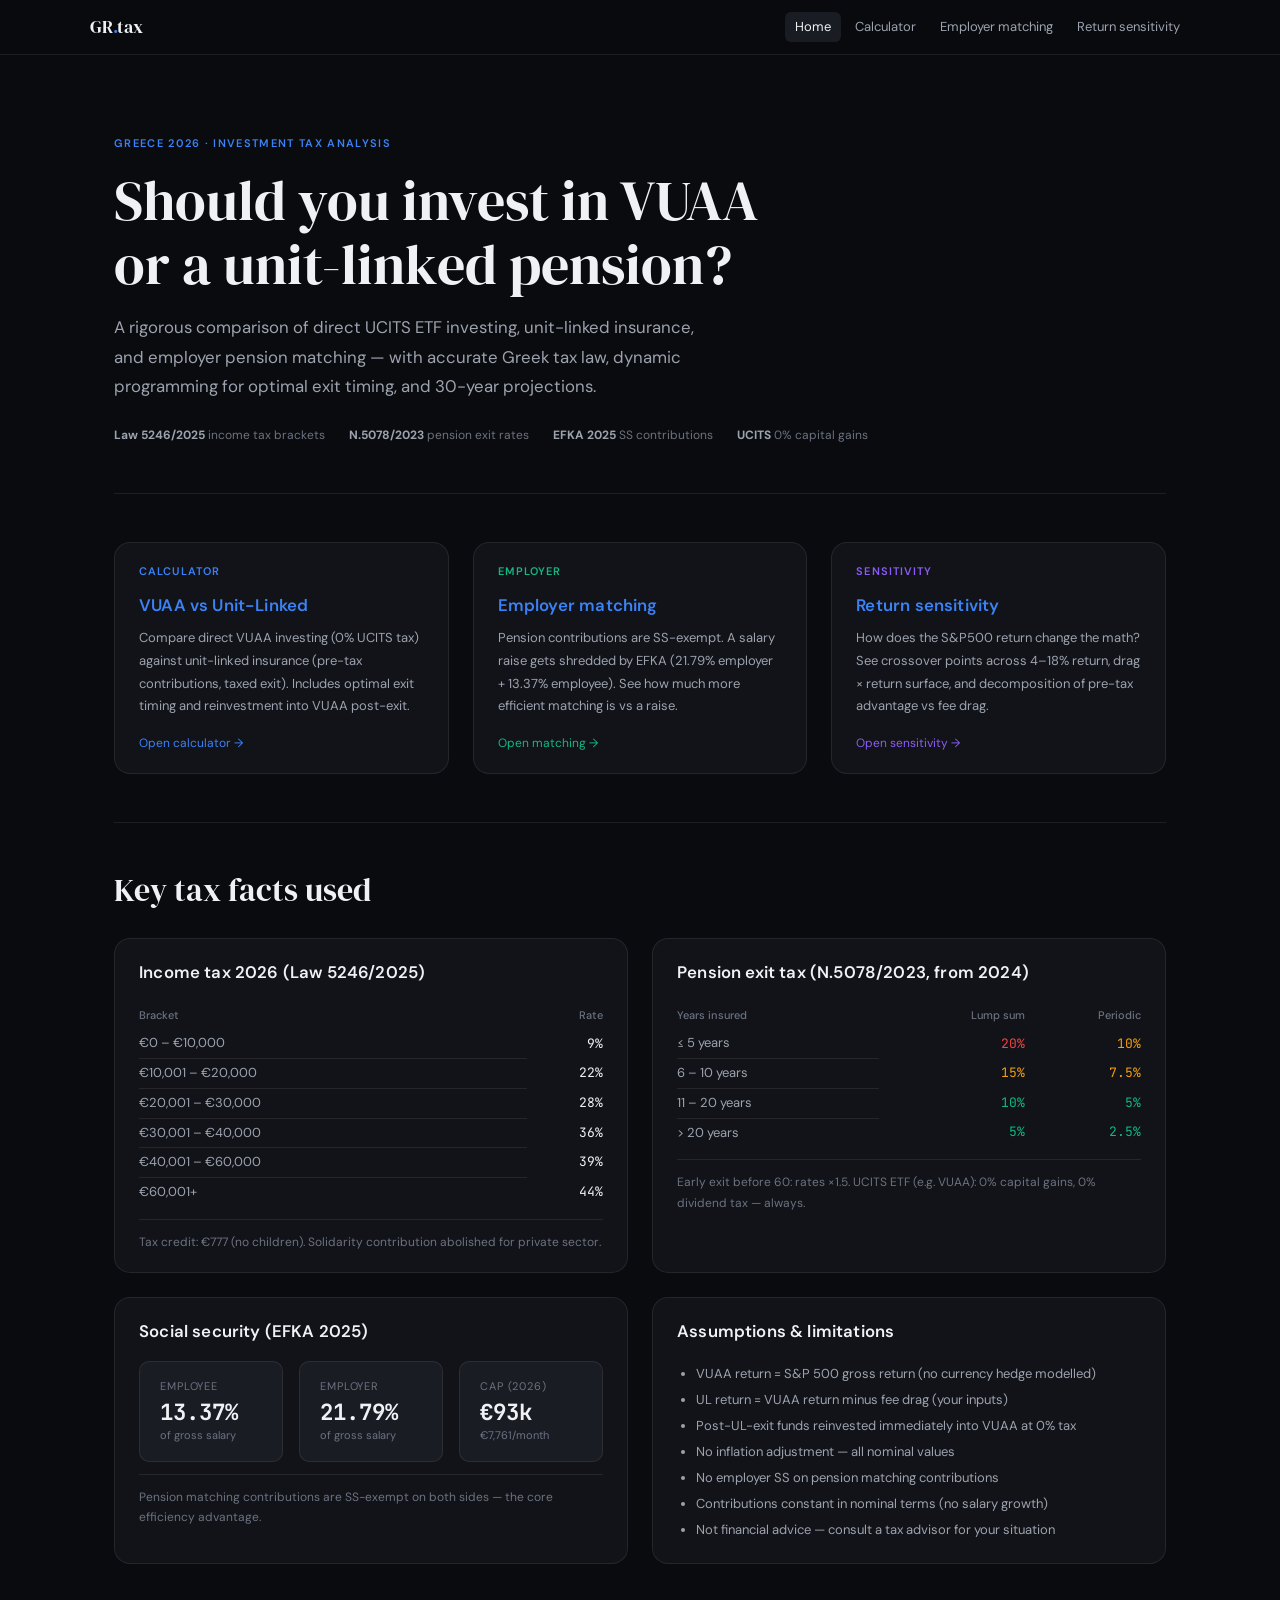
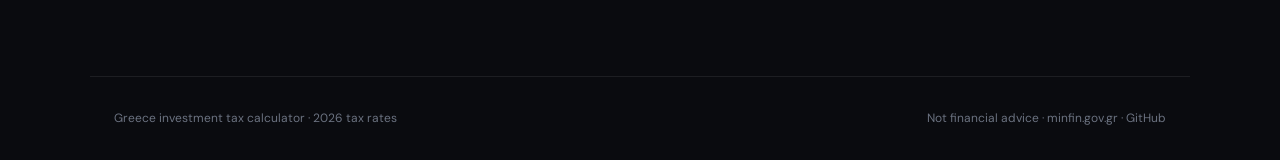
<file: index.html>
<!DOCTYPE html>
<html lang="en">
<head>
  <meta charset="UTF-8" />
  <meta name="viewport" content="width=device-width, initial-scale=1.0" />
  <title>Greece Investment Tax Calculator</title>
  <meta name="description" content="Compare VUAA direct investing vs unit-linked insurance vs employer pension matching in Greece. Accurate 2026 tax rates, dynamic programming optimal exit, 30-year projections." />
  <link rel="preconnect" href="https://fonts.googleapis.com" />
  <link rel="stylesheet" href="https://fonts.googleapis.com/css2?family=DM+Serif+Display&family=DM+Sans:wght@400;500;600&family=JetBrains+Mono:wght@400;600&display=swap" />
  <link rel="stylesheet" href="src/css/main.css" />
</head>
<body>

<nav class="nav">
  <div class="nav-inner">
    <span class="nav-logo">GR<span>.</span>tax</span>
    <div class="nav-links">
      <a href="index.html" class="active">Home</a>
      <a href="calculator.html">Calculator</a>
      <a href="matching.html">Employer matching</a>
      <a href="sensitivity.html">Return sensitivity</a>
    </div>
  </div>
</nav>

<div class="container">
  <section class="hero">
    <div class="hero-label">Greece 2026 · Investment tax analysis</div>
    <h1>Should you invest in VUAA<br>or a unit-linked pension?</h1>
    <p>A rigorous comparison of direct UCITS ETF investing, unit-linked insurance, and employer pension matching — with accurate Greek tax law, dynamic programming for optimal exit timing, and 30-year projections.</p>
    <div class="hero-meta">
      <span><strong>Law 5246/2025</strong> income tax brackets</span>
      <span><strong>N.5078/2023</strong> pension exit rates</span>
      <span><strong>EFKA 2025</strong> SS contributions</span>
      <span><strong>UCITS</strong> 0% capital gains</span>
    </div>
  </section>

  <section class="section">
    <div class="grid-3" style="gap:1.5rem">

      <a href="calculator.html" style="text-decoration:none">
        <div class="card" style="height:100%; cursor:pointer; transition: border-color 0.2s" onmouseover="this.style.borderColor='var(--blue)'" onmouseout="this.style.borderColor='var(--border)'">
          <div style="font-size:11px;text-transform:uppercase;letter-spacing:.1em;color:var(--blue);margin-bottom:.75rem;font-weight:600">Calculator</div>
          <h3 style="margin-bottom:.5rem">VUAA vs Unit-Linked</h3>
          <p style="font-size:13px">Compare direct VUAA investing (0% UCITS tax) against unit-linked insurance (pre-tax contributions, taxed exit). Includes optimal exit timing and reinvestment into VUAA post-exit.</p>
          <div style="margin-top:1rem;font-size:12px;color:var(--blue)">Open calculator →</div>
        </div>
      </a>

      <a href="matching.html" style="text-decoration:none">
        <div class="card" style="height:100%; cursor:pointer; transition: border-color 0.2s" onmouseover="this.style.borderColor='var(--green)'" onmouseout="this.style.borderColor='var(--border)'">
          <div style="font-size:11px;text-transform:uppercase;letter-spacing:.1em;color:var(--green);margin-bottom:.75rem;font-weight:600">Employer</div>
          <h3 style="margin-bottom:.5rem">Employer matching</h3>
          <p style="font-size:13px">Pension contributions are SS-exempt. A salary raise gets shredded by EFKA (21.79% employer + 13.37% employee). See how much more efficient matching is vs a raise.</p>
          <div style="margin-top:1rem;font-size:12px;color:var(--green)">Open matching →</div>
        </div>
      </a>

      <a href="sensitivity.html" style="text-decoration:none">
        <div class="card" style="height:100%; cursor:pointer; transition: border-color 0.2s" onmouseover="this.style.borderColor='var(--purple)'" onmouseout="this.style.borderColor='var(--border)'">
          <div style="font-size:11px;text-transform:uppercase;letter-spacing:.1em;color:var(--purple);margin-bottom:.75rem;font-weight:600">Sensitivity</div>
          <h3 style="margin-bottom:.5rem">Return sensitivity</h3>
          <p style="font-size:13px">How does the S&P500 return change the math? See crossover points across 4–18% return, drag × return surface, and decomposition of pre-tax advantage vs fee drag.</p>
          <div style="margin-top:1rem;font-size:12px;color:var(--purple)">Open sensitivity →</div>
        </div>
      </a>

    </div>
  </section>

  <section class="section">
    <div class="section-header">
      <h2>Key tax facts used</h2>
    </div>
    <div class="grid-2" style="gap:1.5rem">

      <div class="card">
        <h3 class="mb-2">Income tax 2026 (Law 5246/2025)</h3>
        <table style="width:100%;font-size:13px;border-collapse:collapse">
          <thead>
            <tr>
              <th style="text-align:left;padding:5px 0;color:var(--text3);font-weight:500;font-size:11px">Bracket</th>
              <th style="text-align:right;color:var(--text3);font-weight:500;font-size:11px">Rate</th>
            </tr>
          </thead>
          <tbody>
            <tr><td style="padding:4px 0;border-bottom:1px solid var(--border);color:var(--text2)">€0 – €10,000</td><td style="text-align:right;color:var(--text);font-family:var(--font-mono)">9%</td></tr>
            <tr><td style="padding:4px 0;border-bottom:1px solid var(--border);color:var(--text2)">€10,001 – €20,000</td><td style="text-align:right;color:var(--text);font-family:var(--font-mono)">22%</td></tr>
            <tr><td style="padding:4px 0;border-bottom:1px solid var(--border);color:var(--text2)">€20,001 – €30,000</td><td style="text-align:right;color:var(--text);font-family:var(--font-mono)">28%</td></tr>
            <tr><td style="padding:4px 0;border-bottom:1px solid var(--border);color:var(--text2)">€30,001 – €40,000</td><td style="text-align:right;color:var(--text);font-family:var(--font-mono)">36%</td></tr>
            <tr><td style="padding:4px 0;border-bottom:1px solid var(--border);color:var(--text2)">€40,001 – €60,000</td><td style="text-align:right;color:var(--text);font-family:var(--font-mono)">39%</td></tr>
            <tr><td style="padding:4px 0;color:var(--text2)">€60,001+</td><td style="text-align:right;color:var(--text);font-family:var(--font-mono)">44%</td></tr>
          </tbody>
        </table>
        <p class="note">Tax credit: €777 (no children). Solidarity contribution abolished for private sector.</p>
      </div>

      <div class="card">
        <h3 class="mb-2">Pension exit tax (N.5078/2023, from 2024)</h3>
        <table style="width:100%;font-size:13px;border-collapse:collapse">
          <thead>
            <tr>
              <th style="text-align:left;padding:5px 0;color:var(--text3);font-weight:500;font-size:11px">Years insured</th>
              <th style="text-align:right;color:var(--text3);font-weight:500;font-size:11px">Lump sum</th>
              <th style="text-align:right;color:var(--text3);font-weight:500;font-size:11px">Periodic</th>
            </tr>
          </thead>
          <tbody>
            <tr><td style="padding:4px 0;border-bottom:1px solid var(--border);color:var(--text2)">≤ 5 years</td><td style="text-align:right;color:var(--red);font-family:var(--font-mono)">20%</td><td style="text-align:right;color:var(--amber);font-family:var(--font-mono)">10%</td></tr>
            <tr><td style="padding:4px 0;border-bottom:1px solid var(--border);color:var(--text2)">6 – 10 years</td><td style="text-align:right;color:var(--amber);font-family:var(--font-mono)">15%</td><td style="text-align:right;color:var(--amber);font-family:var(--font-mono)">7.5%</td></tr>
            <tr><td style="padding:4px 0;border-bottom:1px solid var(--border);color:var(--text2)">11 – 20 years</td><td style="text-align:right;color:var(--green);font-family:var(--font-mono)">10%</td><td style="text-align:right;color:var(--green);font-family:var(--font-mono)">5%</td></tr>
            <tr><td style="padding:4px 0;color:var(--text2)">> 20 years</td><td style="text-align:right;color:var(--green);font-family:var(--font-mono)">5%</td><td style="text-align:right;color:var(--green);font-family:var(--font-mono)">2.5%</td></tr>
          </tbody>
        </table>
        <p class="note">Early exit before 60: rates ×1.5. UCITS ETF (e.g. VUAA): 0% capital gains, 0% dividend tax — always.</p>
      </div>

      <div class="card">
        <h3 class="mb-2">Social security (EFKA 2025)</h3>
        <div style="display:flex;gap:1rem;margin-top:.75rem">
          <div class="metric-card" style="flex:1">
            <div class="lbl">Employee</div>
            <div class="val mono" style="font-size:1.4rem">13.37%</div>
            <div class="sub">of gross salary</div>
          </div>
          <div class="metric-card" style="flex:1">
            <div class="lbl">Employer</div>
            <div class="val mono" style="font-size:1.4rem">21.79%</div>
            <div class="sub">of gross salary</div>
          </div>
          <div class="metric-card" style="flex:1">
            <div class="lbl">Cap (2026)</div>
            <div class="val mono" style="font-size:1.4rem">€93k</div>
            <div class="sub">€7,761/month</div>
          </div>
        </div>
        <p class="note">Pension matching contributions are SS-exempt on both sides — the core efficiency advantage.</p>
      </div>

      <div class="card">
        <h3 class="mb-2">Assumptions &amp; limitations</h3>
        <ul style="font-size:13px;color:var(--text2);padding-left:1.2rem;line-height:2">
          <li>VUAA return = S&amp;P 500 gross return (no currency hedge modelled)</li>
          <li>UL return = VUAA return minus fee drag (your inputs)</li>
          <li>Post-UL-exit funds reinvested immediately into VUAA at 0% tax</li>
          <li>No inflation adjustment — all nominal values</li>
          <li>No employer SS on pension matching contributions</li>
          <li>Contributions constant in nominal terms (no salary growth)</li>
          <li>Not financial advice — consult a tax advisor for your situation</li>
        </ul>
      </div>

    </div>
  </section>

</div>

<footer class="footer container">
  <span>Greece investment tax calculator · 2026 tax rates</span>
  <span>Not financial advice · <a href="https://minfin.gov.gr" target="_blank">minfin.gov.gr</a> · <a href="https://github.com/spirosdio/greece-tax-calc" target="_blank">GitHub</a></span>
</footer>

</body>
</html>
</file>
<file: src/css/main.css>
/* ── reset & base ─────────────────────────────────────────── */
*, *::before, *::after { box-sizing: border-box; margin: 0; padding: 0; }

:root {
  --bg:       #0a0b0f;
  --bg2:      #111318;
  --bg3:      #1a1c24;
  --border:   rgba(255,255,255,0.08);
  --border2:  rgba(255,255,255,0.14);

  --text:     #f0f1f4;
  --text2:    #9ca3af;
  --text3:    #6b7280;

  --blue:     #3B82F6;
  --green:    #10B981;
  --amber:    #F59E0B;
  --purple:   #8B5CF6;
  --pink:     #EC4899;
  --red:      #EF4444;

  --radius:   10px;
  --radius-lg:16px;

  --font-display: 'DM Serif Display', Georgia, serif;
  --font-body:    'DM Sans', system-ui, sans-serif;
  --font-mono:    'JetBrains Mono', 'Fira Code', monospace;
}

html { scroll-behavior: smooth; }

body {
  background: var(--bg);
  color: var(--text);
  font-family: var(--font-body);
  font-size: 15px;
  line-height: 1.6;
  min-height: 100vh;
}

/* ── typography ───────────────────────────────────────────── */
h1 { font-family: var(--font-display); font-size: clamp(2rem, 5vw, 3.5rem); font-weight: 400; line-height: 1.15; }
h2 { font-family: var(--font-display); font-size: clamp(1.4rem, 3vw, 2rem); font-weight: 400; line-height: 1.2; }
h3 { font-size: 1.05rem; font-weight: 600; letter-spacing: 0.01em; }
p  { color: var(--text2); line-height: 1.75; }
a  { color: var(--blue); text-decoration: none; }
a:hover { text-decoration: underline; }
code { font-family: var(--font-mono); font-size: 0.85em; background: var(--bg3); padding: 1px 5px; border-radius: 4px; }

/* ── layout ───────────────────────────────────────────────── */
.container { max-width: 1100px; margin: 0 auto; padding: 0 1.5rem; }
.section    { padding: 3rem 0; }
.section + .section { border-top: 1px solid var(--border); }

.grid-2 { display: grid; grid-template-columns: 1fr 1fr; gap: 1rem; }
.grid-3 { display: grid; grid-template-columns: repeat(3, 1fr); gap: 1rem; }
.grid-4 { display: grid; grid-template-columns: repeat(4, 1fr); gap: 1rem; }

@media (max-width: 768px) {
  .grid-2, .grid-3, .grid-4 { grid-template-columns: 1fr; }
}

/* ── nav ──────────────────────────────────────────────────── */
.nav {
  position: sticky; top: 0; z-index: 100;
  background: rgba(10,11,15,0.85);
  backdrop-filter: blur(12px);
  border-bottom: 1px solid var(--border);
  padding: 0 1.5rem;
}
.nav-inner {
  max-width: 1100px; margin: 0 auto;
  display: flex; align-items: center; gap: 2rem;
  height: 54px;
}
.nav-logo {
  font-family: var(--font-display); font-size: 1.1rem;
  color: var(--text); white-space: nowrap;
}
.nav-logo span { color: var(--blue); }
.nav-links { display: flex; gap: 0.25rem; margin-left: auto; }
.nav-links a {
  color: var(--text2); font-size: 13px; padding: 5px 10px;
  border-radius: 6px; transition: all 0.15s;
}
.nav-links a:hover, .nav-links a.active {
  color: var(--text); background: var(--bg3); text-decoration: none;
}

/* ── hero ─────────────────────────────────────────────────── */
.hero {
  padding: 5rem 0 3rem;
  border-bottom: 1px solid var(--border);
}
.hero-label {
  font-size: 11px; letter-spacing: 0.12em; text-transform: uppercase;
  color: var(--blue); margin-bottom: 1rem; font-weight: 600;
}
.hero h1 { margin-bottom: 1rem; }
.hero p  { font-size: 1.05rem; max-width: 580px; }
.hero-meta {
  display: flex; gap: 1.5rem; margin-top: 1.5rem; flex-wrap: wrap;
}
.hero-meta span { font-size: 12px; color: var(--text3); }
.hero-meta strong { color: var(--text2); }

/* ── cards ────────────────────────────────────────────────── */
.card {
  background: var(--bg2);
  border: 1px solid var(--border);
  border-radius: var(--radius-lg);
  padding: 1.25rem 1.5rem;
}
.card-sm { padding: 0.9rem 1.1rem; border-radius: var(--radius); }

.metric-card {
  background: var(--bg3);
  border: 1px solid var(--border);
  border-radius: var(--radius);
  padding: 1rem 1.25rem;
}
.metric-card .lbl {
  font-size: 11px; text-transform: uppercase; letter-spacing: 0.08em;
  color: var(--text3); margin-bottom: 5px;
}
.metric-card .val {
  font-size: 1.6rem; font-weight: 700; font-family: var(--font-mono);
  line-height: 1;
}
.metric-card .sub { font-size: 11px; color: var(--text3); margin-top: 4px; }
.metric-card.highlight { border-color: var(--blue); }
.metric-card.highlight .val { color: var(--blue); }
.metric-card.positive .val { color: var(--green); }
.metric-card.negative .val { color: var(--red); }

/* ── controls ─────────────────────────────────────────────── */
.controls { display: grid; grid-template-columns: 1fr 1fr; gap: 1.25rem 2rem; margin-bottom: 2rem; }
@media (max-width: 600px) { .controls { grid-template-columns: 1fr; } }

.ctrl-group { display: flex; flex-direction: column; gap: 6px; }
.ctrl-group label {
  font-size: 11px; text-transform: uppercase; letter-spacing: 0.08em;
  color: var(--text3); font-weight: 600;
}
.ctrl-row { display: flex; align-items: center; gap: 10px; }
.ctrl-row input[type=range] { flex: 1; accent-color: var(--blue); }
.ctrl-row .ctrl-val {
  font-family: var(--font-mono); font-size: 13px; font-weight: 600;
  min-width: 60px; text-align: right; color: var(--text);
}

/* ── tabs ─────────────────────────────────────────────────── */
.tabs { display: flex; gap: 4px; margin-bottom: 1.5rem; flex-wrap: wrap; }
.tab-btn {
  padding: 6px 14px; border-radius: 7px; font-size: 12px; font-weight: 500;
  border: 1px solid var(--border2); background: transparent;
  color: var(--text2); cursor: pointer; transition: all 0.15s;
}
.tab-btn:hover { background: var(--bg3); color: var(--text); }
.tab-btn.active {
  background: var(--blue); color: #fff;
  border-color: var(--blue);
}

/* ── chart wrapper ────────────────────────────────────────── */
.chart-wrap { position: relative; width: 100%; }
.chart-wrap canvas { display: block; }

/* ── legend ───────────────────────────────────────────────── */
.legend { display: flex; flex-wrap: wrap; gap: 12px; margin-bottom: 1rem; }
.leg-item { display: flex; align-items: center; gap: 6px; font-size: 12px; color: var(--text2); }
.leg-swatch { flex-shrink: 0; border-radius: 2px; }

/* ── table ────────────────────────────────────────────────── */
.data-table { width: 100%; border-collapse: collapse; font-size: 12px; font-family: var(--font-mono); }
.data-table th {
  padding: 7px 10px; text-align: left;
  background: var(--bg3); color: var(--text3);
  font-size: 10px; text-transform: uppercase; letter-spacing: 0.07em;
  font-family: var(--font-body);
  position: sticky; top: 0;
}
.data-table td { padding: 6px 10px; border-bottom: 1px solid var(--border); color: var(--text2); }
.data-table tr.exit-row td { background: rgba(59,130,246,0.07); color: var(--text); }
.data-table tr:hover td { background: var(--bg3); }
.data-table .pos { color: var(--green); }
.data-table .neg { color: var(--red); }
.data-table .hi  { color: var(--text); font-weight: 600; }
.table-scroll { overflow-x: auto; max-height: 420px; overflow-y: auto; border: 1px solid var(--border); border-radius: var(--radius); }

/* ── note / callout ───────────────────────────────────────── */
.note {
  font-size: 12px; color: var(--text3); line-height: 1.7;
  margin-top: 0.75rem; padding-top: 0.75rem;
  border-top: 1px solid var(--border);
}
.callout {
  background: var(--bg3); border-left: 3px solid var(--blue);
  border-radius: 0 var(--radius) var(--radius) 0;
  padding: 0.85rem 1.1rem; font-size: 13px; line-height: 1.6; color: var(--text2);
  margin: 1rem 0;
}
.callout strong { color: var(--text); }

/* ── section header ───────────────────────────────────────── */
.section-header { margin-bottom: 1.75rem; }
.section-header h2 { margin-bottom: 0.4rem; }
.section-header p  { font-size: 14px; }

/* ── divider ──────────────────────────────────────────────── */
.divider { border: none; border-top: 1px solid var(--border); margin: 2rem 0; }

/* ── footer ───────────────────────────────────────────────── */
.footer {
  border-top: 1px solid var(--border);
  padding: 2rem 1.5rem; margin-top: 4rem;
  font-size: 12px; color: var(--text3);
  display: flex; justify-content: space-between; align-items: center;
  flex-wrap: wrap; gap: 0.5rem;
}
.footer a { color: var(--text3); }
.footer a:hover { color: var(--text2); }

/* ── scrollbar ────────────────────────────────────────────── */
::-webkit-scrollbar { width: 6px; height: 6px; }
::-webkit-scrollbar-track { background: var(--bg); }
::-webkit-scrollbar-thumb { background: var(--bg3); border-radius: 3px; }
::-webkit-scrollbar-thumb:hover { background: var(--border2); }

/* ── utils ────────────────────────────────────────────────── */
.text-green  { color: var(--green); }
.text-red    { color: var(--red); }
.text-blue   { color: var(--blue); }
.text-amber  { color: var(--amber); }
.text-purple { color: var(--purple); }
.text-muted  { color: var(--text3); }
.mono        { font-family: var(--font-mono); }
.mt-1  { margin-top: 0.5rem; }
.mt-2  { margin-top: 1rem; }
.mt-3  { margin-top: 1.5rem; }
.mb-1  { margin-bottom: 0.5rem; }
.mb-2  { margin-bottom: 1rem; }
.mb-3  { margin-bottom: 1.5rem; }
.gap-sm { gap: 0.5rem; }
.flex  { display: flex; }
.flex-col { flex-direction: column; }
.items-center { align-items: center; }
.justify-between { justify-content: space-between; }
.flex-wrap { flex-wrap: wrap; }
</file>
